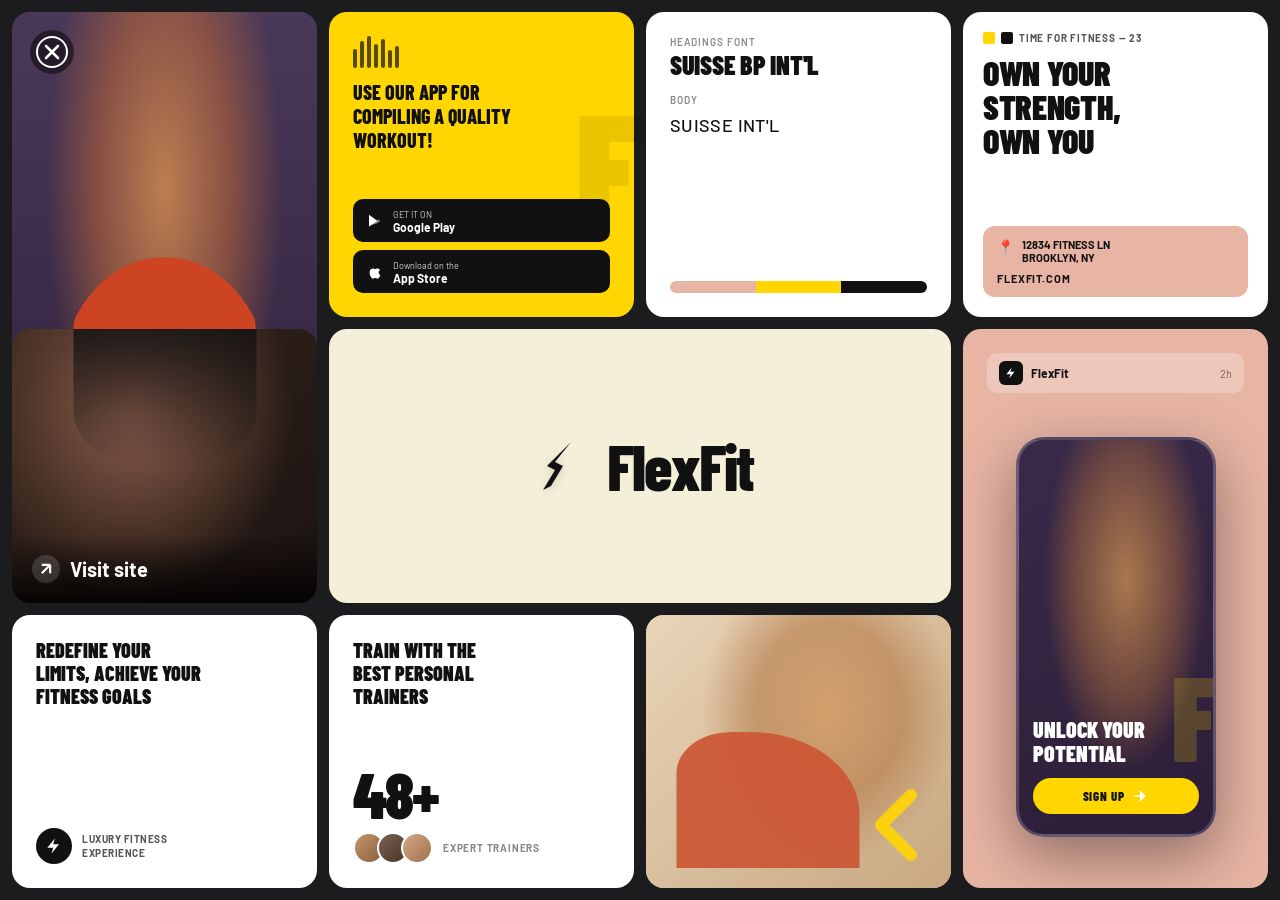
<file: P-2/index.html>
<!DOCTYPE html>
<html lang="en">

<head>
    <meta charset="UTF-8" />
    <meta name="viewport" content="width=device-width, initial-scale=1.0" />
    <title>FlexFit — Brand</title>
    <link rel="stylesheet" href="style.css" />
    <link
        href="https://fonts.googleapis.com/css2?family=Barlow+Condensed:wght@400;600;700;800;900&family=Barlow:wght@400;500;600;700&display=swap"
        rel="stylesheet" />
</head>

<body>

    <div class="grid-wrapper">

        <!-- CARD 1: Hero Photo — row 1-2, col 1 -->
        <div class="card card-photo card-hero-photo">
            <div class="photo-overlay-person">
                <div class="person-silhouette"></div>
            </div>
            <div class="hero-icon">
                <svg width="32" height="32" viewBox="0 0 32 32" fill="none">
                    <circle cx="16" cy="16" r="15" stroke="white" stroke-width="2" />
                    <path d="M10 10L22 22M22 10L10 22" stroke="white" stroke-width="2.5" stroke-linecap="round" />
                </svg>
            </div>
            <div class="stat-pills">
                <div class="pill">
                    <span class="pill-icon">🔥</span>
                    <div>
                        <div class="pill-num">35</div>
                        <div class="pill-label">MIN</div>
                    </div>
                </div>
                <div class="pill">
                    <span class="pill-icon">💓</span>
                    <div>
                        <div class="pill-num">NO</div>
                        <div class="pill-label">EXCUSES</div>
                    </div>
                </div>
                <div class="pill">
                    <span class="pill-icon">🏃</span>
                    <div>
                        <div class="pill-num">7</div>
                        <div class="pill-label">DAYS</div>
                    </div>
                </div>
            </div>
        </div>

        <!-- CARD 2: App promo — row 1, col 2 -->
        <div class="card card-yellow card-app-promo">
            <div class="sound-bars">
                <span></span><span></span><span></span><span></span><span></span><span></span><span></span>
            </div>
            <div class="f-watermark">F</div>
            <p class="app-text">USE OUR APP FOR<br />COMPILING A QUALITY<br />WORKOUT!</p>
            <div class="store-btns">
                <a href="#" class="store-btn">
                    <svg width="16" height="16" viewBox="0 0 24 24" fill="white">
                        <path d="M3 20.5v-17c0-.83 1-.13 1-.13L16 12l-12 7.63S3 21.33 3 20.5z" />
                        <path d="M16 12L3 19.63l13-4.63 4-3-4-3z" opacity=".5" />
                    </svg>
                    <div><small>GET IT ON</small><br /><strong>Google Play</strong></div>
                </a>
                <a href="#" class="store-btn">
                    <svg width="16" height="16" viewBox="0 0 24 24" fill="white">
                        <path
                            d="M18.71 19.5c-.83 1.24-1.71 2.45-3.05 2.47-1.34.03-1.77-.79-3.29-.79-1.53 0-2 .77-3.27.82-1.31.05-2.3-1.32-3.14-2.53C4.25 17 2.94 12.45 4.7 9.39c.87-1.52 2.43-2.48 4.12-2.51 1.28-.02 2.5.87 3.29.87.78 0 2.26-1.07 3.8-.91.65.03 2.47.26 3.64 1.98-.09.06-2.17 1.28-2.15 3.81.03 3.02 2.65 4.03 2.68 4.04-.03.07-.42 1.44-1.38 2.83" />
                    </svg>
                    <div><small>Download on the</small><br /><strong>App Store</strong></div>
                </a>
            </div>
        </div>

        <!-- CARD 3: Typography card — row 1, col 3 -->
        <div class="card card-white card-typography">
            <p class="typo-label">HEADINGS FONT</p>
            <h2 class="typo-heading">SUISSE BP INT'L</h2>
            <p class="typo-label" style="margin-top:1rem">BODY</p>
            <p class="typo-body">SUISSE INT'L</p>
            <div class="color-swatches">
                <span class="swatch swatch-pink"></span>
                <span class="swatch swatch-yellow"></span>
                <span class="swatch swatch-black"></span>
            </div>
        </div>

        <!-- CARD 4: Own Your Strength — row 1, col 4 -->
        <div class="card card-white card-strength">
            <div class="strength-topbar">
                <span class="dot dot-yellow"></span>
                <span class="dot dot-black"></span>
                <span class="topbar-text">TIME FOR FITNESS — 23</span>
            </div>
            <h1 class="strength-headline">OWN YOUR<br />STRENGTH,<br />OWN YOU</h1>
            <div class="address-block">
                <div class="address-inner">
                    <span class="map-icon">📍</span>
                    <div>
                        <strong>12834 FITNESS LN<br />BROOKLYN, NY</strong>
                    </div>
                </div>
                <p class="website">FLEXFIT.COM</p>
            </div>
        </div>

        <!-- CARD 5: Redefine limits — row 2, col 1 -->
        <div class="card card-white card-redefine">
            <h2 class="redefine-headline">REDEFINE YOUR<br />LIMITS, ACHIEVE YOUR<br />FITNESS GOALS</h2>
            <div class="brand-tagline">
                <div class="mini-logo-circle">
                    <svg width="20" height="20" viewBox="0 0 24 24" fill="white">
                        <path d="M13 3L4 14h7l-2 7 9-11h-7l2-7z" />
                    </svg>
                </div>
                <span>LUXURY FITNESS<br />EXPERIENCE</span>
            </div>
        </div>

        <!-- CARD 6: FlexFit Logo — row 2, col 2-3 (large center) -->
        <div class="card card-cream card-logo">
            <div class="logo-lockup">
                <svg class="logo-icon" width="64" height="64" viewBox="0 0 64 64" fill="none">
                    <path d="M44 8L20 32l8 4-12 20 8-4 12-20-8-4z" fill="#111" />
                </svg>
                <span class="logo-wordmark">FlexFit</span>
            </div>
        </div>

        <!-- CARD 7: Notification card (mobile) — row 2-3, col 4 -->
        <div class="card card-salmon card-mobile">
            <div class="notification-bar">
                <div class="notif-logo">
                    <svg width="14" height="14" viewBox="0 0 24 24" fill="white">
                        <path d="M13 3L4 14h7l-2 7 9-11h-7l2-7z" />
                    </svg>
                </div>
                <span class="notif-name">FlexFit</span>
                <span class="notif-time">2h</span>
            </div>
            <div class="phone-frame">
                <div class="phone-inner">
                    <div class="phone-person-bg"></div>
                    <div class="phone-cta">
                        <h3>UNLOCK YOUR<br />POTENTIAL</h3>
                        <button class="cta-btn">
                            SIGN UP
                            <svg width="16" height="16" viewBox="0 0 24 24" fill="white">
                                <path d="M5 12h14M12 5l7 7-7 7" stroke="white" stroke-width="2" stroke-linecap="round"
                                    stroke-linejoin="round" />
                            </svg>
                        </button>
                    </div>
                </div>
            </div>
        </div>

        <!-- CARD 8: Visit site — row 3, col 1 -->
        <div class="card card-visit">
            <div class="visit-photo-area"></div>
            <div class="visit-overlay">
                <a href="#" class="visit-link">
                    <svg width="20" height="20" viewBox="0 0 24 24" fill="none" stroke="white" stroke-width="2.5">
                        <path d="M7 17L17 7M17 7H7M17 7v10" />
                    </svg>
                    Visit site
                </a>
            </div>
        </div>

        <!-- CARD 9: Trainers — row 3, col 2 -->
        <div class="card card-white card-trainers">
            <h2 class="trainers-headline">TRAIN WITH THE<br />BEST PERSONAL<br />TRAINERS</h2>
            <div class="trainers-count">48+</div>
            <div class="trainers-footer">
                <div class="trainer-avatars">
                    <div class="avatar av1"></div>
                    <div class="avatar av2"></div>
                    <div class="avatar av3"></div>
                </div>
                <span class="trainers-label">EXPERT TRAINERS</span>
            </div>
        </div>

        <!-- CARD 10: Athlete photo — row 3, col 3 -->
        <div class="card card-athlete-photo">
            <div class="athlete-bg"></div>
            <div class="yellow-chevron">
                <svg width="80" height="80" viewBox="0 0 80 80" fill="none">
                    <path d="M50 10L20 40 50 70" stroke="#FFD600" stroke-width="12" stroke-linecap="round"
                        stroke-linejoin="round" />
                </svg>
            </div>
        </div>

    </div><!-- /grid-wrapper -->

</body>

</html>
</file>
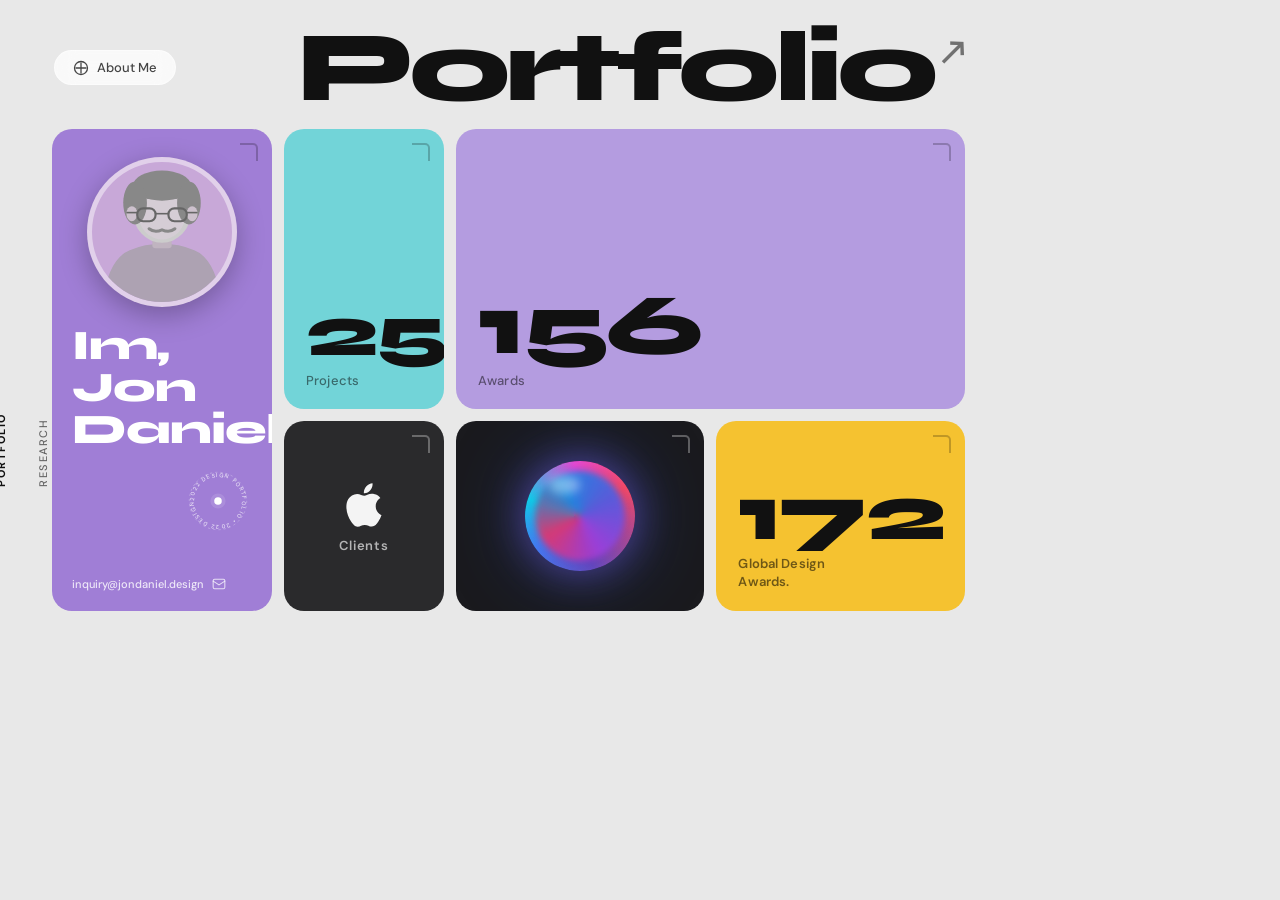
<file: P-3/index.html>
<!DOCTYPE html>
<html lang="en">

<head>
    <meta charset="UTF-8" />
    <meta name="viewport" content="width=device-width, initial-scale=1.0" />
    <title>Jon Daniel — Portfolio</title>
    <link rel="stylesheet" href="style.css" />
    <link
        href="https://fonts.googleapis.com/css2?family=Syne:wght@400;600;700;800&family=DM+Sans:wght@300;400;500;600&display=swap"
        rel="stylesheet" />
</head>

<body>

    <!-- LEFT SIDEBAR NAV -->
    <nav class="sidebar">
        <ul>
            <li>Podcast</li>
            <li class="active">Portfolio</li>
            <li>Research</li>
            <li>Clients</li>
        </ul>
    </nav>

    <!-- PAGE -->
    <div class="page">

        <!-- TOP BAR -->
        <header class="topbar">
            <div class="about-tag">
                <svg width="16" height="16" viewBox="0 0 16 16" fill="none">
                    <circle cx="8" cy="8" r="6.5" stroke="#444" stroke-width="1.3" />
                    <line x1="8" y1="3" x2="8" y2="13" stroke="#444" stroke-width="1.3" stroke-linecap="round" />
                    <line x1="3" y1="8" x2="13" y2="8" stroke="#444" stroke-width="1.3" stroke-linecap="round" />
                </svg>
                About Me
            </div>
            <h1 class="page-title">Portfolio<span class="title-arrow">↗</span></h1>
        </header>

        <!-- BENTO GRID
         Columns: [bio] [projects] [awards-wide] [awards-wide]
         Row 1:    bio   projects   awards(span2)
         Row 2:    bio   clients    orb            global-awards
    -->
        <div class="bento">

            <!-- CARD 1: BIO — col1, row1+2 -->
            <div class="card bio-card">
                <span class="cbracket cbracket-dark"></span>

                <div class="bio-avatar-wrap">
                    <div class="bio-avatar">
                        <svg viewBox="0 0 120 130" xmlns="http://www.w3.org/2000/svg">
                            <!-- body -->
                            <path d="M5 130 Q10 90 30 82 Q44 76 60 76 Q76 76 90 82 Q110 90 115 130Z" fill="#b0a0b8" />
                            <!-- neck -->
                            <rect x="51" y="66" width="18" height="14" rx="3" fill="#c4b2c4" />
                            <!-- head -->
                            <ellipse cx="60" cy="46" rx="27" ry="29" fill="#ccc" />
                            <!-- face skin -->
                            <ellipse cx="60" cy="48" rx="22" ry="24" fill="#d8ccd8" />
                            <!-- hair top -->
                            <ellipse cx="60" cy="22" rx="27" ry="14" fill="#888" />
                            <!-- hair sides -->
                            <ellipse cx="35" cy="38" rx="11" ry="20" fill="#888" />
                            <ellipse cx="85" cy="38" rx="11" ry="20" fill="#888" />
                            <!-- ear left -->
                            <ellipse cx="32" cy="48" rx="5" ry="7" fill="#d0c0d0" />
                            <!-- ear right -->
                            <ellipse cx="88" cy="48" rx="5" ry="7" fill="#d0c0d0" />
                            <!-- glasses left -->
                            <rect x="37" y="43" width="17" height="12" rx="5.5" fill="none" stroke="#666"
                                stroke-width="2" />
                            <!-- glasses right -->
                            <rect x="66" y="43" width="17" height="12" rx="5.5" fill="none" stroke="#666"
                                stroke-width="2" />
                            <!-- glasses bridge -->
                            <line x1="54" y1="48" x2="66" y2="48" stroke="#666" stroke-width="1.5" />
                            <!-- glasses arms -->
                            <line x1="27" y1="47" x2="37" y2="47" stroke="#666" stroke-width="1.5" />
                            <line x1="83" y1="47" x2="93" y2="47" stroke="#666" stroke-width="1.5" />
                            <!-- mustache -->
                            <path d="M48 62 Q53 66 60 63 Q67 66 72 62" stroke="#888" stroke-width="2.8" fill="none"
                                stroke-linecap="round" />
                        </svg>
                    </div>
                </div>

                <div class="bio-body">
                    <h2 class="bio-name">Im,<br />Jon<br />Daniel</h2>
                    <div class="bio-row">
                        <div class="badge-wrap">
                            <svg class="badge-svg" viewBox="0 0 90 90" fill="none" xmlns="http://www.w3.org/2000/svg">
                                <defs>
                                    <path id="cp" d="M45,45 m-32,0 a32,32 0 1,1 64,0 a32,32 0 1,1 -64,0" />
                                </defs>
                                <circle cx="45" cy="45" r="38" stroke="rgba(255,255,255,0.35)" stroke-width="1"
                                    stroke-dasharray="3 4" />
                                <text font-size="7.5" fill="rgba(255,255,255,0.8)" font-family="DM Sans,sans-serif"
                                    font-weight="500" letter-spacing="2">
                                    <textPath href="#cp">2022 DESIGN PORTFOLIO • 2022 DESIGN PORTFOLIO •</textPath>
                                </text>
                                <circle cx="45" cy="45" r="10" fill="rgba(255,255,255,0.12)" />
                                <circle cx="45" cy="45" r="5" fill="white" />
                            </svg>
                        </div>
                    </div>
                    <div class="bio-email">
                        <span>inquiry@jondaniel.design</span>
                        <svg width="14" height="14" viewBox="0 0 24 24" fill="none" stroke="rgba(255,255,255,0.75)"
                            stroke-width="1.8" stroke-linecap="round">
                            <rect x="2" y="4" width="20" height="16" rx="2.5" />
                            <path d="M2 7l10 6.5L22 7" />
                        </svg>
                    </div>
                </div>
            </div>

            <!-- CARD 2: 251 Projects — col2, row1 -->
            <div class="card stat-card teal-card">
                <span class="cbracket cbracket-dark"></span>
                <div class="stat-num">251</div>
                <div class="stat-lbl">Projects</div>
            </div>

            <!-- CARD 3: 156 Awards — col3+4, row1 (WIDE) -->
            <div class="card stat-card purple-card">
                <span class="cbracket cbracket-dark"></span>
                <div class="stat-num">156</div>
                <div class="stat-lbl">Awards</div>
            </div>

            <!-- CARD 4: Apple Clients — col2, row2 -->
            <div class="card dark-card clients-card">
                <span class="cbracket cbracket-light"></span>
                <svg class="apple-svg" viewBox="0 0 24 24" fill="white">
                    <path
                        d="M18.71 19.5c-.83 1.24-1.71 2.45-3.05 2.47-1.34.03-1.77-.79-3.29-.79-1.53 0-2 .77-3.27.82-1.31.05-2.3-1.32-3.14-2.53C4.25 17 2.94 12.45 4.7 9.39c.87-1.52 2.43-2.48 4.12-2.51 1.28-.02 2.5.87 3.29.87.78 0 2.26-1.07 3.8-.91.65.03 2.47.26 3.64 1.98-.09.06-2.17 1.28-2.15 3.81.03 3.02 2.65 4.03 2.68 4.04-.03.07-.42 1.44-1.38 2.83M13 3.5c.73-.83 1.94-1.46 2.94-1.5.13 1.17-.34 2.35-1.04 3.19-.69.85-1.83 1.51-2.95 1.42-.15-1.15.41-2.35 1.05-3.11z" />
                </svg>
                <p class="clients-lbl">Clients</p>
            </div>

            <!-- CARD 5: Orb — col3, row2 -->
            <div class="card dark-card orb-card">
                <span class="cbracket cbracket-light"></span>
                <div class="orb">
                    <div class="orb-inner"></div>
                    <div class="orb-glint"></div>
                </div>
            </div>

            <!-- CARD 6: 172 Global Design Awards — col4, row2 -->
            <div class="card yellow-card">
                <span class="cbracket cbracket-dark"></span>
                <div class="stat-num awards-num">172</div>
                <div class="stat-lbl awards-lbl">Global Design<br />Awards.</div>
            </div>

        </div><!-- /bento -->
    </div><!-- /page -->

</body>

</html>
</file>
<file: P-2/style.css>
/* =============================================
   FLEXFIT BRAND PAGE — style.css
   Grid + Positioning layout
   ============================================= */

/* ---- RESET & BASE ---- */
*,
*::before,
*::after {
    box-sizing: border-box;
    margin: 0;
    padding: 0;
}

:root {
    --bg: #1C1C1E;
    --yellow: #FFD600;
    --yellow-dark: #E6C000;
    --cream: #F4EFD8;
    --salmon: #E8B4A4;
    --salmon-dark: #D4967E;
    --white: #FFFFFF;
    --black: #111111;
    --gray-pill: #2A2A2C;
    --gap: 12px;
    --radius: 18px;
    --font-head: 'Barlow Condensed', sans-serif;
    --font-body: 'Barlow', sans-serif;
}

html,
body {
    height: 100%;
    background: var(--bg);
    font-family: var(--font-body);
    color: var(--black);
}

/* =============================================
   MAIN GRID
   4 columns × 3 rows
   ============================================= */
.grid-wrapper {
    display: grid;
    grid-template-columns: 1fr 1fr 1fr 1fr;
    grid-template-rows: auto auto auto;
    gap: var(--gap);
    padding: var(--gap);
    min-height: 100vh;
    max-width: 1400px;
    margin: 0 auto;
}

/* =============================================
   BASE CARD
   ============================================= */
.card {
    border-radius: var(--radius);
    overflow: hidden;
    position: relative;
    padding: 24px;
    display: flex;
    flex-direction: column;
    min-height: 200px;
}

/* =============================================
   CARD GRID PLACEMENT
   ============================================= */

/* CARD 1: Hero photo — rows 1-2, col 1 */
.card-hero-photo {
    grid-column: 1;
    grid-row: 1 / 3;
    background: linear-gradient(160deg, #3a2a4a 0%, #6b4c5e 40%, #2a2a3a 100%);
    min-height: 420px;
    padding: 0;
    justify-content: space-between;
}

/* CARD 2: App promo — row 1, col 2 */
.card-app-promo {
    grid-column: 2;
    grid-row: 1;
    background: var(--yellow);
    overflow: visible;
}

/* CARD 3: Typography — row 1, col 3 */
.card-typography {
    grid-column: 3;
    grid-row: 1;
    background: var(--white);
}

/* CARD 4: Own Your Strength — row 1, col 4 */
.card-strength {
    grid-column: 4;
    grid-row: 1;
    background: var(--white);
    padding: 20px;
}

/* CARD 5: Redefine — row 2, col 1 */
.card-redefine {
    grid-column: 1;
    grid-row: 3;
    background: var(--white);
}

/* CARD 6: Logo — row 2, col 2-3 */
.card-logo {
    grid-column: 2 / 4;
    grid-row: 2;
    background: var(--cream);
    align-items: center;
    justify-content: center;
    min-height: 220px;
}

/* CARD 7: Mobile notification — rows 1-3, col 4... 
   Actually rows 2-3 col 4 */
.card-mobile {
    grid-column: 4;
    grid-row: 2 / 4;
    background: var(--salmon);
    min-height: 380px;
}

/* CARD 8: Visit site — row 3, col 1 */
.card-visit {
    grid-column: 1;
    grid-row: 2;
    background: #2e2a20;
    padding: 0;
    min-height: 200px;
    overflow: hidden;
}

/* CARD 9: Trainers — row 3, col 2 */
.card-trainers {
    grid-column: 2;
    grid-row: 3;
    background: var(--white);
}

/* CARD 10: Athlete — row 3, col 3 */
.card-athlete-photo {
    grid-column: 3;
    grid-row: 3;
    background: #d9c8b0;
    padding: 0;
    overflow: hidden;
}

/* =============================================
   CARD 1: HERO PHOTO
   ============================================= */
.hero-icon {
    position: absolute;
    top: 18px;
    left: 18px;
    width: 44px;
    height: 44px;
    background: rgba(0, 0, 0, 0.5);
    border-radius: 50%;
    display: flex;
    align-items: center;
    justify-content: center;
}

.person-silhouette {
    position: absolute;
    inset: 0;
    background:
        radial-gradient(ellipse 55% 80% at 50% 30%,
            rgba(210, 140, 80, 0.85) 0%,
            rgba(180, 100, 60, 0.6) 40%,
            transparent 70%),
        linear-gradient(180deg, #4a3858 0%, #2c1e38 100%);
}

/* Decorative jacket / clothing shape */
.person-silhouette::after {
    content: '';
    position: absolute;
    bottom: 80px;
    left: 50%;
    transform: translateX(-50%);
    width: 70%;
    height: 45%;
    background: linear-gradient(135deg, #cc4422 60%, #aa3311 100%);
    border-radius: 60% 60% 0 0;
    clip-path: polygon(10% 0%, 90% 0%, 100% 100%, 0% 100%);
}

.stat-pills {
    position: absolute;
    bottom: 20px;
    left: 0;
    right: 0;
    display: flex;
    gap: 8px;
    padding: 0 16px;
    justify-content: space-between;
}

.pill {
    flex: 1;
    background: var(--gray-pill);
    border-radius: 10px;
    padding: 8px 10px;
    display: flex;
    align-items: center;
    gap: 6px;
}

.pill-icon {
    font-size: 14px;
}

.pill-num {
    font-family: var(--font-head);
    font-weight: 800;
    font-size: 15px;
    color: var(--white);
    line-height: 1;
}

.pill-label {
    font-size: 9px;
    color: #aaa;
    font-weight: 600;
    letter-spacing: 0.05em;
}

/* =============================================
   CARD 2: APP PROMO
   ============================================= */
.card-yellow {
    background: var(--yellow);
}

.sound-bars {
    display: flex;
    align-items: flex-end;
    gap: 3px;
    height: 32px;
    margin-bottom: 12px;
}

.sound-bars span {
    display: block;
    width: 4px;
    background: var(--black);
    border-radius: 2px;
    opacity: 0.7;
}

.sound-bars span:nth-child(1) {
    height: 60%;
}

.sound-bars span:nth-child(2) {
    height: 85%;
}

.sound-bars span:nth-child(3) {
    height: 100%;
}

.sound-bars span:nth-child(4) {
    height: 75%;
}

.sound-bars span:nth-child(5) {
    height: 90%;
}

.sound-bars span:nth-child(6) {
    height: 55%;
}

.sound-bars span:nth-child(7) {
    height: 70%;
}

.f-watermark {
    position: absolute;
    right: -10px;
    top: 0;
    bottom: 0;
    font-family: var(--font-head);
    font-weight: 900;
    font-size: 160px;
    color: rgba(0, 0, 0, 0.08);
    line-height: 1;
    pointer-events: none;
    user-select: none;
    display: flex;
    align-items: center;
}

.app-text {
    font-family: var(--font-head);
    font-weight: 800;
    font-size: 20px;
    line-height: 1.2;
    color: var(--black);
    margin-bottom: 20px;
    flex: 1;
    position: relative;
    z-index: 1;
}

.store-btns {
    display: flex;
    flex-direction: column;
    gap: 8px;
    position: relative;
    z-index: 1;
}

.store-btn {
    display: flex;
    align-items: center;
    gap: 10px;
    background: var(--black);
    color: white;
    text-decoration: none;
    border-radius: 10px;
    padding: 8px 14px;
    font-size: 11px;
    font-weight: 600;
    transition: transform 0.15s ease, opacity 0.15s ease;
}

.store-btn:hover {
    transform: translateY(-1px);
    opacity: 0.9;
}

.store-btn small {
    font-weight: 400;
    font-size: 9px;
    opacity: 0.8;
}

.store-btn strong {
    font-size: 12px;
}

/* =============================================
   CARD 3: TYPOGRAPHY
   ============================================= */
.typo-label {
    font-size: 10px;
    font-weight: 600;
    color: #888;
    letter-spacing: 0.1em;
    text-transform: uppercase;
    margin-bottom: 4px;
}

.typo-heading {
    font-family: var(--font-head);
    font-weight: 900;
    font-size: 26px;
    letter-spacing: -0.01em;
    color: var(--black);
    line-height: 1;
}

.typo-body {
    font-family: var(--font-body);
    font-weight: 500;
    font-size: 18px;
    color: var(--black);
    letter-spacing: 0.02em;
    margin-top: 4px;
}

.color-swatches {
    display: flex;
    gap: 0;
    margin-top: auto;
    height: 12px;
    border-radius: 6px;
    overflow: hidden;
}

.swatch {
    display: block;
    flex: 1;
}

.swatch-pink {
    background: var(--salmon);
}

.swatch-yellow {
    background: var(--yellow);
}

.swatch-black {
    background: var(--black);
}

/* =============================================
   CARD 4: OWN YOUR STRENGTH
   ============================================= */
.strength-topbar {
    display: flex;
    align-items: center;
    gap: 6px;
    margin-bottom: 12px;
}

.dot {
    display: inline-block;
    width: 12px;
    height: 12px;
    border-radius: 2px;
}

.dot-yellow {
    background: var(--yellow);
}

.dot-black {
    background: var(--black);
}

.topbar-text {
    font-size: 10px;
    font-weight: 700;
    letter-spacing: 0.08em;
    color: #555;
}

.strength-headline {
    font-family: var(--font-head);
    font-weight: 900;
    font-size: 34px;
    line-height: 1.0;
    letter-spacing: -0.01em;
    color: var(--black);
    flex: 1;
}

.address-block {
    background: var(--salmon);
    border-radius: 12px;
    padding: 12px 14px;
    margin-top: 12px;
}

.address-inner {
    display: flex;
    align-items: flex-start;
    gap: 8px;
    font-size: 11px;
    font-weight: 700;
    color: var(--black);
    margin-bottom: 8px;
}

.map-icon {
    font-size: 14px;
}

.website {
    font-size: 11px;
    font-weight: 700;
    letter-spacing: 0.08em;
    color: var(--black);
}

/* =============================================
   CARD 5: REDEFINE LIMITS
   ============================================= */
.redefine-headline {
    font-family: var(--font-head);
    font-weight: 900;
    font-size: 20px;
    line-height: 1.15;
    color: var(--black);
    flex: 1;
}

.brand-tagline {
    display: flex;
    align-items: center;
    gap: 10px;
    margin-top: 16px;
    font-size: 10px;
    font-weight: 700;
    color: #555;
    letter-spacing: 0.05em;
    line-height: 1.4;
}

.mini-logo-circle {
    width: 36px;
    height: 36px;
    min-width: 36px;
    background: var(--black);
    border-radius: 50%;
    display: flex;
    align-items: center;
    justify-content: center;
}

/* =============================================
   CARD 6: LOGO CENTER
   ============================================= */
.card-cream {
    background: var(--cream);
}

.logo-lockup {
    display: flex;
    align-items: center;
    gap: 16px;
}

.logo-icon {
    /* Stylized F lightning bolt */
    filter: drop-shadow(0 2px 4px rgba(0, 0, 0, 0.15));
}

.logo-wordmark {
    font-family: var(--font-head);
    font-weight: 800;
    font-size: 64px;
    letter-spacing: -0.03em;
    color: var(--black);
    line-height: 1;
}

/* =============================================
   CARD 7: MOBILE NOTIFICATION
   ============================================= */
.card-salmon {
    background: var(--salmon);
}

.notification-bar {
    display: flex;
    align-items: center;
    gap: 8px;
    margin-bottom: 16px;
    background: rgba(255, 255, 255, 0.25);
    border-radius: 10px;
    padding: 8px 12px;
}

.notif-logo {
    width: 24px;
    height: 24px;
    background: var(--black);
    border-radius: 6px;
    display: flex;
    align-items: center;
    justify-content: center;
}

.notif-name {
    font-weight: 700;
    font-size: 12px;
    color: var(--black);
    flex: 1;
}

.notif-time {
    font-size: 11px;
    color: rgba(0, 0, 0, 0.5);
}

.phone-frame {
    flex: 1;
    display: flex;
    align-items: center;
    justify-content: center;
}

.phone-inner {
    width: 100%;
    max-width: 200px;
    aspect-ratio: 9/18;
    background: linear-gradient(160deg, #4a3858 0%, #5a4060 40%, #2c2040 100%);
    border-radius: 28px;
    position: relative;
    overflow: hidden;
    border: 3px solid rgba(255, 255, 255, 0.15);
    box-shadow: 0 20px 60px rgba(0, 0, 0, 0.4);
}

.phone-person-bg {
    position: absolute;
    inset: 0;
    background:
        radial-gradient(ellipse 60% 70% at 55% 35%,
            rgba(200, 140, 80, 0.8) 0%,
            rgba(160, 100, 60, 0.5) 45%,
            transparent 70%),
        linear-gradient(160deg, #3a2a4a 0%, #2c1e38 100%);
}

/* Yellow chevron watermark on phone */
.phone-person-bg::after {
    content: 'F';
    position: absolute;
    right: -10px;
    bottom: 60px;
    font-family: var(--font-head);
    font-weight: 900;
    font-size: 120px;
    color: rgba(255, 214, 0, 0.2);
    line-height: 1;
}

.phone-cta {
    position: absolute;
    bottom: 20px;
    left: 14px;
    right: 14px;
    z-index: 2;
}

.phone-cta h3 {
    font-family: var(--font-head);
    font-weight: 900;
    font-size: 22px;
    color: white;
    line-height: 1.1;
    margin-bottom: 12px;
}

.cta-btn {
    display: flex;
    align-items: center;
    justify-content: center;
    gap: 8px;
    background: var(--yellow);
    color: var(--black);
    border: none;
    border-radius: 50px;
    padding: 10px 16px;
    font-family: var(--font-head);
    font-weight: 800;
    font-size: 13px;
    letter-spacing: 0.05em;
    cursor: pointer;
    width: 100%;
    transition: transform 0.15s ease;
}

.cta-btn:hover {
    transform: scale(1.03);
}

/* =============================================
   CARD 8: VISIT SITE
   ============================================= */
.card-visit {
    background: linear-gradient(135deg, #2e2820 0%, #1a1812 100%);
    position: relative;
}

.visit-photo-area {
    position: absolute;
    inset: 0;
    background:
        radial-gradient(ellipse 70% 90% at 40% 30%,
            rgba(180, 120, 100, 0.7) 0%,
            rgba(120, 80, 60, 0.4) 50%,
            transparent 75%),
        linear-gradient(135deg, #3a2820 0%, #1a1210 100%);
}

/* Hair silhouette detail */
.visit-photo-area::before {
    content: '';
    position: absolute;
    top: 0;
    left: 50%;
    transform: translateX(-50%);
    width: 60%;
    height: 50%;
    background: linear-gradient(180deg, #111 0%, transparent 100%);
    border-radius: 0 0 40% 40%;
    opacity: 0.8;
}

.visit-overlay {
    position: absolute;
    bottom: 0;
    left: 0;
    right: 0;
    background: linear-gradient(0deg, rgba(0, 0, 0, 0.85) 0%, transparent 100%);
    padding: 20px 20px 20px;
    display: flex;
    align-items: center;
}

.visit-link {
    display: flex;
    align-items: center;
    gap: 10px;
    color: var(--white);
    text-decoration: none;
    font-family: var(--font-body);
    font-weight: 700;
    font-size: 20px;
    transition: gap 0.2s ease;
}

.visit-link:hover {
    gap: 14px;
}

.visit-link svg {
    background: rgba(255, 255, 255, 0.15);
    border-radius: 50%;
    padding: 4px;
    width: 28px;
    height: 28px;
}

/* =============================================
   CARD 9: TRAINERS
   ============================================= */
.trainers-headline {
    font-family: var(--font-head);
    font-weight: 900;
    font-size: 20px;
    line-height: 1.15;
    color: var(--black);
    flex: 1;
}

.trainers-count {
    font-family: var(--font-head);
    font-weight: 900;
    font-size: 64px;
    line-height: 1;
    color: var(--black);
    letter-spacing: -0.03em;
}

.trainers-footer {
    display: flex;
    align-items: center;
    gap: 10px;
    margin-top: 6px;
}

.trainer-avatars {
    display: flex;
}

.avatar {
    width: 32px;
    height: 32px;
    border-radius: 50%;
    border: 2px solid var(--white);
    margin-left: -8px;
}

.avatar:first-child {
    margin-left: 0;
}

.av1 {
    background: linear-gradient(135deg, #c4956a, #8b5e3c);
}

.av2 {
    background: linear-gradient(135deg, #7a6055, #4a3525);
}

.av3 {
    background: linear-gradient(135deg, #d4a882, #a07050);
}

.trainers-label {
    font-size: 10px;
    font-weight: 700;
    color: #888;
    letter-spacing: 0.08em;
    text-transform: uppercase;
}

/* =============================================
   CARD 10: ATHLETE PHOTO
   ============================================= */
.athlete-bg {
    position: absolute;
    inset: 0;
    background:
        radial-gradient(ellipse 60% 80% at 60% 35%,
            rgba(210, 155, 100, 0.85) 0%,
            rgba(180, 120, 70, 0.6) 40%,
            transparent 70%),
        linear-gradient(135deg, #e8d4b8 0%, #c8a880 100%);
}

/* Clothing shape */
.athlete-bg::before {
    content: '';
    position: absolute;
    bottom: 20px;
    left: 40%;
    transform: translateX(-50%);
    width: 60%;
    height: 50%;
    background: #cc5533;
    border-radius: 30% 60% 0 0;
    opacity: 0.9;
}

.yellow-chevron {
    position: absolute;
    bottom: 20px;
    right: 10px;
    opacity: 0.9;
}

/* =============================================
   HOVER EFFECTS — Cards lift on hover
   ============================================= */
.card {
    transition: transform 0.2s ease, box-shadow 0.2s ease;
}

.card:hover {
    transform: translateY(-3px);
    box-shadow: 0 12px 40px rgba(0, 0, 0, 0.3);
}

/* =============================================
   RESPONSIVE
   ============================================= */
@media (max-width: 1024px) {
    .grid-wrapper {
        grid-template-columns: 1fr 1fr 1fr;
    }

    .card-hero-photo {
        grid-column: 1;
        grid-row: 1 / 3;
    }

    .card-app-promo {
        grid-column: 2;
        grid-row: 1;
    }

    .card-typography {
        grid-column: 3;
        grid-row: 1;
    }

    .card-strength {
        grid-column: 2 / 4;
        grid-row: 2;
    }

    .card-redefine {
        grid-column: 1;
        grid-row: 3;
    }

    .card-logo {
        grid-column: 2 / 4;
        grid-row: 3;
    }

    .card-mobile {
        grid-column: 3;
        grid-row: 4 / 6;
    }

    .card-visit {
        grid-column: 1;
        grid-row: 4;
    }

    .card-trainers {
        grid-column: 2;
        grid-row: 4;
    }

    .card-athlete-photo {
        grid-column: 1 / 3;
        grid-row: 5;
    }
}

@media (max-width: 700px) {
    .grid-wrapper {
        grid-template-columns: 1fr 1fr;
        gap: 8px;
        padding: 8px;
    }

    .card-hero-photo {
        grid-column: 1 / 3;
        grid-row: 1;
    }

    .card-app-promo {
        grid-column: 1;
        grid-row: 2;
    }

    .card-typography {
        grid-column: 2;
        grid-row: 2;
    }

    .card-strength {
        grid-column: 1 / 3;
        grid-row: 3;
    }

    .card-logo {
        grid-column: 1 / 3;
        grid-row: 4;
    }

    .card-redefine {
        grid-column: 1;
        grid-row: 5;
    }

    .card-mobile {
        grid-column: 2;
        grid-row: 5 / 7;
    }

    .card-visit {
        grid-column: 1;
        grid-row: 6;
    }

    .card-trainers {
        grid-column: 1 / 3;
        grid-row: 7;
    }

    .card-athlete-photo {
        grid-column: 1 / 3;
        grid-row: 8;
    }

    .logo-wordmark {
        font-size: 42px;
    }

    .strength-headline {
        font-size: 26px;
    }
}
</file>
<file: P-3/style.css>
/* ==============================
   JON DANIEL PORTFOLIO — style.css
   Pixel-accurate bento grid
   ============================== */

*,
*::before,
*::after {
  box-sizing: border-box;
  margin: 0;
  padding: 0;
}

:root {
  --bg: #E8E8E8;
  --purple: #A07ED6;
  /* bio card */
  --teal: #72D4D8;
  /* projects card */
  --purple-lt: #B49CE0;
  /* awards wide card */
  --dark: #2A2A2C;
  /* clients + orb card */
  --dark2: #1A1A1E;
  /* orb card deeper */
  --yellow: #F5C230;
  /* global awards */
  --white: #fff;
  --text: #111;
  --muted: #666;
  --r: 20px;
  /* card border-radius */
  --gap: 12px;
  --font-d: 'Syne', sans-serif;
  --font-b: 'DM Sans', sans-serif;
}

html,
body {
  height: 100%;
  background: var(--bg);
  font-family: var(--font-b);
  display: flex;
  overflow-x: hidden;
}

/* ==============================
   SIDEBAR — rotated vertical nav
   ============================== */
.sidebar {
  width: 44px;
  min-height: 100vh;
  display: flex;
  align-items: center;
  justify-content: center;
  flex-shrink: 0;
  padding: 24px 0;
}

.sidebar ul {
  list-style: none;
  display: flex;
  flex-direction: column;
  gap: 0;
  writing-mode: vertical-rl;
  transform: rotate(180deg);
  gap: 28px;
}

.sidebar li {
  font-family: var(--font-b);
  font-size: 11px;
  font-weight: 500;
  color: var(--muted);
  letter-spacing: 0.14em;
  text-transform: uppercase;
  cursor: pointer;
  transition: color 0.2s;
  user-select: none;
  white-space: nowrap;
}

.sidebar li:hover {
  color: var(--text);
}

.sidebar li.active {
  color: var(--text);
  font-weight: 700;
}

/* ==============================
   PAGE WRAPPER
   ============================== */
.page {
  flex: 1;
  display: flex;
  flex-direction: column;
  padding: 20px 24px 20px 8px;
  gap: 14px;
  min-height: 100vh;
}

/* ==============================
   TOP BAR
   ============================== */
.topbar {
  display: flex;
  align-items: center;
  justify-content: space-between;
  padding: 0 2px;
}

.about-tag {
  display: flex;
  align-items: center;
  gap: 8px;
  background: rgba(255, 255, 255, 0.75);
  border-radius: 50px;
  padding: 8px 18px;
  font-size: 13px;
  font-weight: 500;
  color: #444;
  backdrop-filter: blur(10px);
  border: 1px solid rgba(255, 255, 255, 0.5);
  animation: fadeUp 0.4s ease both;
}

.page-title {
  font-family: var(--font-d);
  font-weight: 800;
  font-size: clamp(52px, 8vw, 100px);
  letter-spacing: -0.05em;
  color: var(--text);
  line-height: 0.95;
  animation: fadeUp 0.4s ease 0.05s both;
}

.title-arrow {
  font-size: 0.38em;
  font-weight: 600;
  vertical-align: super;
  opacity: 0.55;
  margin-left: 4px;
}

/* ==============================
   BENTO GRID
   
   Reference layout (4 cols):
   Col:   [1-bio]  [2-proj]  [3-awards] [4-awards]
   Row1:  bio      projects  awards(2→4 spans cols 3-4)
   Row2:  bio      clients   orb        global-awards
   ============================== */
.bento {
  display: grid;
  grid-template-columns: 220px 160px 1fr 1fr;
  grid-template-rows: 280px 190px;
  gap: var(--gap);
  flex: 1;
}

/* ==============================
   BASE CARD
   ============================== */
.card {
  border-radius: var(--r);
  position: relative;
  overflow: hidden;
  transition: transform 0.22s cubic-bezier(.34, 1.4, .64, 1),
    box-shadow 0.22s ease;
  cursor: pointer;
}

.card:hover {
  transform: translateY(-4px) scale(1.015);
  box-shadow: 0 18px 50px rgba(0, 0, 0, 0.16);
}

/* ==============================
   CORNER BRACKET  ⌐
   ============================== */
.cbracket {
  position: absolute;
  top: 14px;
  right: 14px;
  width: 18px;
  height: 18px;
  border-top: 2.5px solid;
  border-right: 2.5px solid;
  border-radius: 0 5px 0 0;
  pointer-events: none;
  z-index: 10;
}

.cbracket-dark {
  border-color: rgba(0, 0, 0, 0.22);
}

.cbracket-light {
  border-color: rgba(255, 255, 255, 0.3);
}

/* ==============================
   CARD 1: BIO
   grid-column: 1, grid-row: 1/3
   ============================== */
.bio-card {
  grid-column: 1;
  grid-row: 1 / 3;
  background: var(--purple);
  display: flex;
  flex-direction: column;
  padding: 0;
  animation: fadeUp 0.5s ease 0.08s both;
}

.bio-avatar-wrap {
  display: flex;
  justify-content: center;
  padding-top: 28px;
  flex-shrink: 0;
}

.bio-avatar {
  width: 150px;
  height: 150px;
  border-radius: 50%;
  background: #C8A8D8;
  border: 5px solid rgba(255, 255, 255, 0.45);
  overflow: hidden;
  box-shadow: 0 8px 28px rgba(0, 0, 0, 0.28);
  display: flex;
  align-items: flex-end;
  justify-content: center;
}

.bio-avatar svg {
  width: 100%;
  height: 100%;
  filter: grayscale(0.3);
}

.bio-body {
  flex: 1;
  display: flex;
  flex-direction: column;
  padding: 18px 20px 20px;
  justify-content: space-between;
}

.bio-name {
  font-family: var(--font-d);
  font-weight: 800;
  font-size: 42px;
  line-height: 1.0;
  color: white;
  letter-spacing: -0.025em;
}

.bio-row {
  display: flex;
  justify-content: flex-end;
}

.badge-wrap {
  width: 68px;
  height: 68px;
  margin-top: -16px;
}

.badge-svg {
  width: 100%;
  height: 100%;
  animation: spin 18s linear infinite;
}

@keyframes spin {
  to {
    transform: rotate(360deg);
  }
}

.bio-email {
  display: flex;
  align-items: center;
  gap: 8px;
  font-size: 11px;
  font-weight: 500;
  color: rgba(255, 255, 255, 0.82);
  margin-top: 10px;
}

/* ==============================
   STAT CARD BASE
   ============================== */
.stat-card {
  display: flex;
  flex-direction: column;
  justify-content: flex-end;
  padding: 18px 22px 20px;
}

.stat-num {
  font-family: var(--font-d);
  font-weight: 800;
  font-size: 72px;
  line-height: 1;
  letter-spacing: -0.04em;
  color: var(--text);
}

.stat-lbl {
  font-size: 13px;
  font-weight: 500;
  color: rgba(0, 0, 0, 0.5);
  margin-top: 4px;
  letter-spacing: 0.01em;
}

/* ==============================
   CARD 2: 251 PROJECTS (teal)
   grid-column: 2, grid-row: 1
   ============================== */
.teal-card {
  grid-column: 2;
  grid-row: 1;
  background: var(--teal);
  animation: fadeUp 0.5s ease 0.13s both;
}

/* ==============================
   CARD 3: 156 AWARDS (purple wide)
   grid-column: 3/5, grid-row: 1
   ============================== */
.purple-card {
  grid-column: 3 / 5;
  grid-row: 1;
  background: var(--purple-lt);
  animation: fadeUp 0.5s ease 0.17s both;
}

.purple-card .stat-num {
  font-size: 86px;
}

/* ==============================
   DARK CARD BASE
   ============================== */
.dark-card {
  background: var(--dark);
}

/* ==============================
   CARD 4: CLIENTS (apple)
   grid-column: 2, grid-row: 2
   ============================== */
.clients-card {
  grid-column: 2;
  grid-row: 2;
  display: flex;
  flex-direction: column;
  align-items: center;
  justify-content: center;
  gap: 6px;
  animation: fadeUp 0.5s ease 0.22s both;
}

.apple-svg {
  width: 52px;
  height: 52px;
  opacity: 0.95;
}

.clients-lbl {
  font-size: 13px;
  font-weight: 600;
  color: rgba(255, 255, 255, 0.65);
  letter-spacing: 0.06em;
}

/* ==============================
   CARD 5: ORB
   grid-column: 3, grid-row: 2
   ============================== */
.orb-card {
  grid-column: 3;
  grid-row: 2;
  background: var(--dark2);
  display: flex;
  align-items: center;
  justify-content: center;
  animation: fadeUp 0.5s ease 0.27s both;
}

.orb {
  width: 110px;
  height: 110px;
  border-radius: 50%;
  position: relative;
  background: conic-gradient(from 160deg at 45% 50%,
      #5B3FBB 0deg,
      #3B72F0 70deg,
      #06C8E8 130deg,
      #E040D0 200deg,
      #F04060 260deg,
      #5B3FBB 360deg);
  box-shadow:
    0 0 40px rgba(100, 80, 200, 0.7),
    0 0 80px rgba(50, 100, 240, 0.35),
    inset 0 0 25px rgba(255, 255, 255, 0.1);
  animation: orb-pulse 3.5s ease-in-out infinite;
}

.orb-inner {
  position: absolute;
  inset: 10px;
  border-radius: 50%;
  background: conic-gradient(from 60deg,
      #4060F0 0deg,
      #A040E0 90deg,
      #F03060 180deg,
      #0090E0 270deg,
      #4060F0 360deg);
  filter: blur(3px);
  opacity: 0.85;
}

.orb-glint {
  position: absolute;
  top: 14%;
  left: 22%;
  width: 28%;
  height: 16%;
  background: rgba(255, 255, 255, 0.4);
  border-radius: 50%;
  filter: blur(5px);
}

@keyframes orb-pulse {

  0%,
  100% {
    transform: scale(1);
    box-shadow: 0 0 40px rgba(100, 80, 200, 0.7), 0 0 80px rgba(50, 100, 240, 0.35);
  }

  50% {
    transform: scale(1.06);
    box-shadow: 0 0 55px rgba(100, 80, 200, 0.9), 0 0 110px rgba(50, 100, 240, 0.5);
  }
}

/* ==============================
   CARD 6: 172 GLOBAL AWARDS (yellow)
   grid-column: 4, grid-row: 2
   ============================== */
.yellow-card {
  grid-column: 4;
  grid-row: 2;
  background: var(--yellow);
  display: flex;
  flex-direction: column;
  justify-content: flex-end;
  padding: 18px 22px 20px;
  animation: fadeUp 0.5s ease 0.32s both;
}

.awards-num {
  font-size: 80px;
}

.awards-lbl {
  font-size: 13px;
  font-weight: 600;
  color: rgba(0, 0, 0, 0.55);
  line-height: 1.4;
  margin-top: 2px;
}

/* ==============================
   ENTRANCE ANIMATION
   ============================== */
@keyframes fadeUp {
  from {
    opacity: 0;
    transform: translateY(22px);
  }

  to {
    opacity: 1;
    transform: translateY(0);
  }
}

/* ==============================
   RESPONSIVE
   ============================== */
@media (max-width: 1050px) {
  .bento {
    grid-template-columns: 200px 150px 1fr 1fr;
    grid-template-rows: 260px 180px;
  }

  .page-title {
    font-size: 68px;
  }

  .stat-num {
    font-size: 60px;
  }

  .purple-card .stat-num {
    font-size: 70px;
  }

  .awards-num {
    font-size: 66px;
  }
}

@media (max-width: 820px) {
  body {
    flex-direction: column;
  }

  .sidebar {
    width: 100%;
    min-height: unset;
    padding: 14px 20px;
  }

  .sidebar ul {
    writing-mode: horizontal-tb;
    transform: none;
    flex-direction: row;
    gap: 20px;
  }

  .page {
    padding: 14px;
  }

  .bento {
    grid-template-columns: 1fr 1fr 1fr;
    grid-template-rows: auto auto auto;
  }

  .bio-card {
    grid-column: 1;
    grid-row: 1 / 3;
    min-height: 360px;
  }

  .teal-card {
    grid-column: 2;
    grid-row: 1;
    min-height: 160px;
  }

  .purple-card {
    grid-column: 3;
    grid-row: 1;
    min-height: 160px;
  }

  .clients-card {
    grid-column: 2;
    grid-row: 2;
    min-height: 160px;
  }

  .orb-card {
    grid-column: 3;
    grid-row: 2;
    min-height: 160px;
  }

  .yellow-card {
    grid-column: 1 / 4;
    grid-row: 3;
    min-height: 140px;
  }

  .purple-card .stat-num {
    font-size: 58px;
  }
}

@media (max-width: 580px) {
  .bento {
    grid-template-columns: 1fr 1fr;
    gap: 10px;
  }

  .bio-card {
    grid-column: 1 / 3;
    grid-row: 1;
    min-height: 220px;
  }

  .teal-card {
    grid-column: 1;
    grid-row: 2;
    min-height: 140px;
  }

  .purple-card {
    grid-column: 2;
    grid-row: 2;
  }

  .clients-card {
    grid-column: 1;
    grid-row: 3;
    min-height: 130px;
  }

  .orb-card {
    grid-column: 2;
    grid-row: 3;
  }

  .yellow-card {
    grid-column: 1 / 3;
    grid-row: 4;
    min-height: 130px;
  }

  .page-title {
    font-size: 42px;
  }

  .bio-name {
    font-size: 32px;
  }

  .stat-num {
    font-size: 52px;
  }

  .awards-num {
    font-size: 52px;
  }
}
</file>
